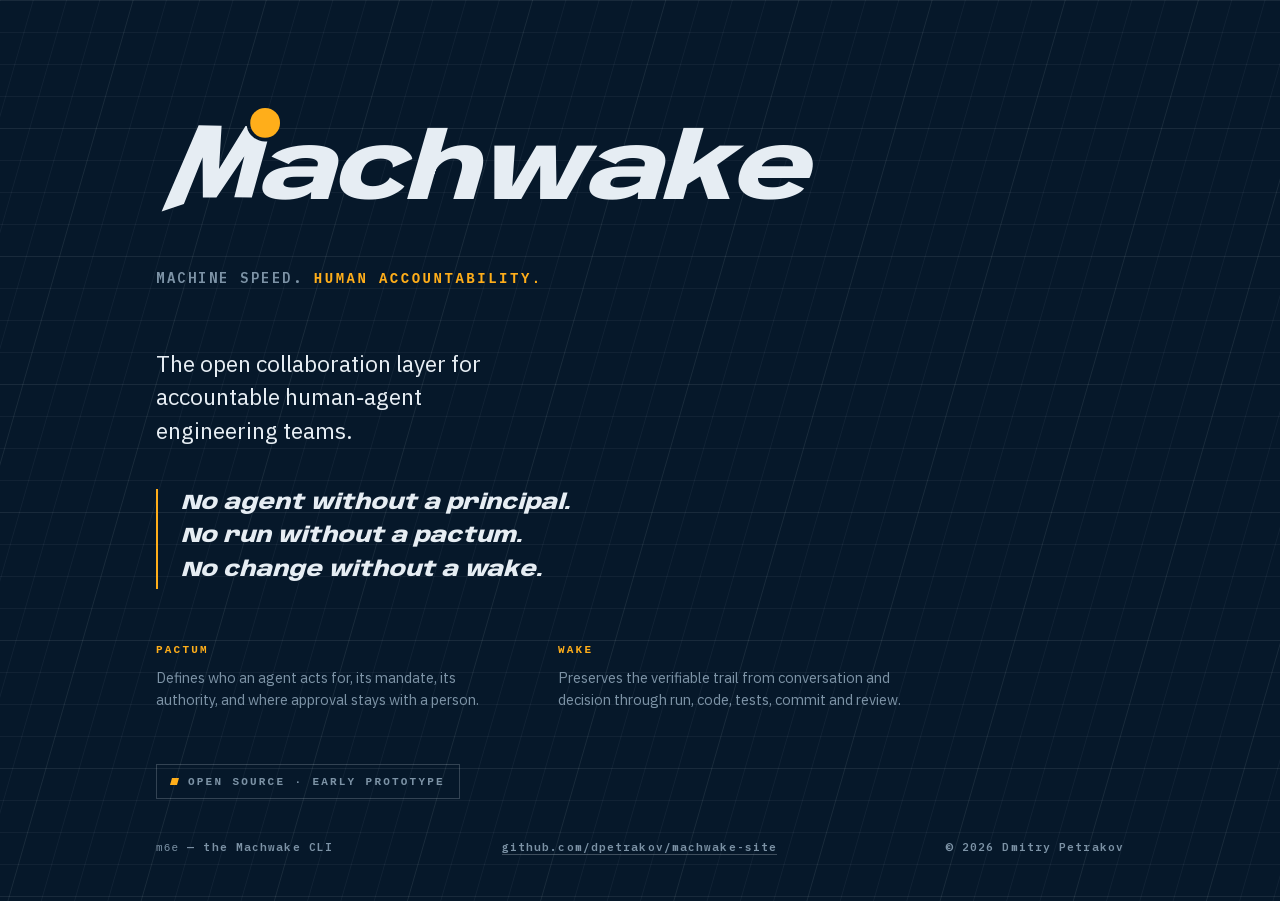
<file: index.html>
<!doctype html>
<html lang="en">
<head>
<meta charset="utf-8">
<meta name="viewport" content="width=device-width, initial-scale=1">

<title>Machwake — Machine speed. Human accountability.</title>
<meta name="description" content="An open collaboration layer for engineering teams where humans and coding agents work as first-class participants — without giving up ownership, provenance, or native agent capabilities.">

<link rel="icon" href="assets/icons/favicon.ico" sizes="48x48">
<link rel="icon" href="assets/icons/favicon.svg" type="image/svg+xml">
<link rel="apple-touch-icon" href="assets/icons/apple-touch-icon.png">
<link rel="manifest" href="assets/icons/site.webmanifest">
<meta name="theme-color" content="#06182A">

<meta name="robots" content="index, follow, max-image-preview:large, max-snippet:-1">

<!-- The wordlock is the largest paint on the page; the two families it needs
     are fetched before the stylesheet asks for them. -->
<link rel="preload" href="assets/fonts/anybody-var-latin.woff2" as="font" type="font/woff2" crossorigin>
<link rel="preload" href="assets/fonts/plex-sans-var-latin.woff2" as="font" type="font/woff2" crossorigin>

<meta property="og:type" content="website">
<meta property="og:site_name" content="Machwake">
<meta property="og:locale" content="en">
<meta property="og:url" content="https://m6e.org/">
<meta property="og:title" content="Machwake — Machine speed. Human accountability.">
<meta property="og:description" content="The open collaboration layer for accountable human-agent engineering teams.">
<meta property="og:image" content="https://m6e.org/assets/og.png">
<meta property="og:image:width" content="1200">
<meta property="og:image:height" content="630">
<meta property="og:image:alt" content="Machwake — machine speed, human accountability.">
<meta name="twitter:card" content="summary_large_image">
<meta name="twitter:title" content="Machwake — Machine speed. Human accountability.">
<meta name="twitter:description" content="The open collaboration layer for accountable human-agent engineering teams.">
<meta name="twitter:image" content="https://m6e.org/assets/og.png">
<meta name="twitter:image:alt" content="Machwake — machine speed, human accountability.">

<!-- Stated once, in a form a machine can read without inferring it. Nothing
     here claims more than the page does: no release, no availability, no
     ratings. -->
<script type="application/ld+json">
{
  "@context": "https://schema.org",
  "@graph": [
    {
      "@type": "WebSite",
      "@id": "https://m6e.org/#website",
      "url": "https://m6e.org/",
      "name": "Machwake",
      "description": "The open collaboration layer for accountable human-agent engineering teams.",
      "inLanguage": "en",
      "publisher": { "@id": "https://m6e.org/#author" }
    },
    {
      "@type": "Person",
      "@id": "https://m6e.org/#author",
      "name": "Dmitry Petrakov"
    },
    {
      "@type": "SoftwareApplication",
      "@id": "https://m6e.org/#machwake",
      "name": "Machwake",
      "alternateName": "m6e",
      "applicationCategory": "DeveloperApplication",
      "url": "https://m6e.org/",
      "author": { "@id": "https://m6e.org/#author" },
      "license": "https://www.apache.org/licenses/LICENSE-2.0",
      "description": "An open collaboration layer for engineering teams where humans and coding agents work as first-class participants, without giving up ownership, provenance, or native agent capabilities. Every agent acts for an accountable human under an explicit mandate, and every change keeps a verifiable trail from conversation and decision through run, code, tests, commit and review.",
      "slogan": "Machine speed. Human accountability."
    }
  ]
}
</script>

<link rel="canonical" href="https://m6e.org/">

<link rel="stylesheet" href="styles.css">
</head>
<body>

<!-- The test section. Draws under the type, never over it; removes itself
     entirely when the visitor asks for reduced motion. -->
<canvas id="tunnel" aria-hidden="true"></canvas>

<main>
  <h1 class="wordlock">
    <span class="wordlock__mark" aria-hidden="true">
      <svg viewBox="0 0 555 495" shape-rendering="geometricPrecision">
        <path fill="currentColor" d="M 475.03 168.05 A 79.50 79.50 0 0 1 387.25 102.00 L 382.00 102.00 L 269.00 286.00 L 280.00 101.00 L 182.00 99.00 L 24.00 467.00 L 119.00 435.00 L 199.00 236.00 L 200.00 408.00 L 258.00 408.00 L 377.00 231.00 L 334.00 407.00 L 409.00 408.00 Z"/>
        <circle class="node" cx="465.7" cy="89.1" r="63.55"/>
      </svg>
    </span><span class="wordlock__word"><span class="sr-only">M</span>achwake</span>
  </h1>

  <p class="tagline">Machine speed. <b>Human accountability.</b></p>

  <p class="category">The open collaboration layer for accountable
    human&#8209;agent engineering teams.</p>

  <div class="manifesto">
    <p>No agent without a principal.</p>
    <p>No run without a pactum.</p>
    <p>No change without a wake.</p>
  </div>

  <div class="objects">
    <section>
      <h2>Pactum</h2>
      <p>Defines who an agent acts for, its mandate, its authority, and where
        approval stays with a person.</p>
    </section>
    <section>
      <h2>Wake</h2>
      <p>Preserves the verifiable trail from conversation and decision through
        run, code, tests, commit and review.</p>
    </section>
  </div>

  <p class="status">Open source · Early prototype</p>
</main>

<footer>
  <span><code>m6e</code> — the Machwake CLI</span>
  <span><a href="https://github.com/dpetrakov/machwake-site">github.com/dpetrakov/machwake-site</a></span>
  <span>© 2026 Dmitry Petrakov</span>
</footer>

<script src="assets/tunnel.js" defer></script>

</body>
</html>
</file>
<file: styles.css>
/* Machwake — m6e.org
   One screen. No framework, no build step: the right tool for the size of
   the job is itself part of what this page says. */

@font-face{font-family:Anybody;src:url(assets/fonts/anybody-var-latin.woff2)format('woff2');font-weight:100 900;font-display:swap}
@font-face{font-family:'Plex Sans';src:url(assets/fonts/plex-sans-var-latin.woff2)format('woff2');font-weight:400 700;font-display:swap}
@font-face{font-family:'Plex Mono';src:url(assets/fonts/plex-mono-400-latin.woff2)format('woff2');font-weight:400;font-display:swap}
@font-face{font-family:'Plex Mono';src:url(assets/fonts/plex-mono-600-latin.woff2)format('woff2');font-weight:600;font-display:swap}

:root{
  /* The machine is cold. The human is warm. Nothing else is warm. */
  --tunnel:#06182A;
  --chalk:#E6EDF3;
  --chalk-dim:#7D93A6;
  --sodium:#FFAE1A;
  --edge:rgba(230,237,243,.045);
  --edge-major:rgba(230,237,243,.085);
  --shear:-16deg;

  --f-display:Anybody,system-ui,sans-serif;
  --f-body:'Plex Sans',system-ui,sans-serif;
  --f-mono:'Plex Mono',ui-monospace,monospace;
}

*{box-sizing:border-box}

/* The mark is the letter M, so the M is never typed — which would leave the
   page's only h1 reading "achwake" to anything that parses text rather than
   looks at it. This supplies the letter to parsers and screen readers without
   putting it on screen twice. */
.sr-only{
  position:absolute;width:1px;height:1px;
  padding:0;margin:-1px;overflow:hidden;
  clip-path:inset(50%);white-space:nowrap;border:0;
}

body{
  margin:0;
  min-height:100vh;
  display:flex;
  flex-direction:column;
  background-color:var(--tunnel);
  /* A drafting lattice raked to the mark's own 16°. The shear is what keeps
     this off the right angle that terminal aesthetics live on. */
  background-image:
    repeating-linear-gradient(74deg,var(--edge-major) 0 1px,transparent 1px 128px),
    repeating-linear-gradient(0deg, var(--edge-major) 0 1px,transparent 1px 128px),
    repeating-linear-gradient(74deg,var(--edge) 0 1px,transparent 1px 32px),
    repeating-linear-gradient(0deg, var(--edge) 0 1px,transparent 1px 32px);
  color:var(--chalk);
  font:400 16px/1.6 var(--f-body);
  -webkit-font-smoothing:antialiased;
}

/* The test section sits between the lattice and the type. It is positioned in
   document space, not the viewport, so it scrolls with the page — and once its
   script takes over it draws the lattice itself and switches the gradients
   above off, so that stamped nodes can land on real crossings. */
#tunnel{position:absolute;top:0;left:0;width:100%;z-index:0;pointer-events:none}
.tunnel-on body{background-image:none}
main,footer{position:relative;z-index:1}

main{
  flex:1;
  width:100%;
  max-width:1080px;
  margin:0 auto;
  padding:clamp(40px,9vh,96px) clamp(20px,5vw,56px) 40px;
  display:flex;
  flex-direction:column;
  justify-content:center;
}

/* ── wordlock ────────────────────────────────────────────────────────────
   The mark is not beside the name — it IS the name's M, and only "achwake"
   is typed. Every number here is measured; see the brand book before
   changing one. */
.wordlock{display:flex;align-items:baseline;--h:clamp(56px,11vw,116px)}
.wordlock__mark{
  flex:0 0 auto;
  width:calc(var(--h) * 1.1212);
  height:var(--h);
  margin-bottom:calc(var(--h) * -.1758);
  margin-right:calc(var(--h) * -.320);
  color:var(--chalk);
}
.wordlock__mark svg{display:block;width:100%;height:100%}
.wordlock__mark .node{fill:var(--sodium)}
.wordlock__word{
  font-family:var(--f-display);
  font-weight:800;
  font-variation-settings:'wdth' 125;
  font-size:calc(var(--h) / 1.28);
  letter-spacing:-.02em;
  line-height:1;
  display:inline-block;
  transform:skewX(var(--shear));
  transform-origin:0 100%;
  position:relative;
  bottom:calc(var(--h) * .17);
}

.tagline{
  font-family:var(--f-mono);
  font-size:clamp(11px,1.5vw,14px);
  font-weight:500;
  letter-spacing:.18em;
  text-transform:uppercase;
  color:var(--chalk-dim);
  margin-top:6px;
}
.tagline b{color:var(--sodium);font-weight:700}

.category{
  font-size:clamp(17px,2.4vw,23px);
  line-height:1.45;
  max-width:24ch;
  margin:clamp(26px,5vh,44px) 0 0;
}

/* ── manifesto ───────────────────────────────────────────────────────────
   The product's invariant, verbatim. Not a feature list. */
.manifesto{
  margin:clamp(26px,5vh,42px) 0 0;
  padding-left:20px;
  border-left:2px solid var(--sodium);
}
.manifesto p{
  margin:0 0 4px;
  font-family:var(--f-display);
  font-weight:800;
  font-variation-settings:'wdth' 112;
  font-size:clamp(15px,2vw,21px);
  line-height:1.4;
  display:block;
  transform:skewX(var(--shear));
  transform-origin:0 100%;
}

/* ── the two objects ─────────────────────────────────────────────────────
   Enough to make the manifesto readable, and nothing more. */
.objects{
  display:grid;
  grid-template-columns:repeat(2,minmax(0,1fr));
  gap:clamp(20px,4vw,44px);
  margin:clamp(30px,6vh,52px) 0 0;
  max-width:760px;
}
.objects h2{
  font-family:var(--f-mono);
  font-size:11px;
  font-weight:600;
  letter-spacing:.2em;
  text-transform:uppercase;
  color:var(--sodium);
  margin:0 0 8px;
}
.objects p{margin:0;font-size:14.5px;line-height:1.55;color:var(--chalk-dim)}

/* ── status ──────────────────────────────────────────────────────────────
   Said once, plainly. No "coming soon": an apologetic badge is the same
   weakness in different clothes. */
.status{
  margin:clamp(30px,6vh,52px) 0 0;
  font-family:var(--f-mono);
  font-size:11px;
  font-weight:600;
  letter-spacing:.2em;
  text-transform:uppercase;
  color:var(--chalk-dim);
  display:inline-flex;
  align-items:center;
  gap:10px;
  border:1px solid rgba(230,237,243,.2);
  padding:8px 14px;
  align-self:flex-start;
}
.status::before{
  content:"";
  width:7px;height:7px;
  background:var(--sodium);
  transform:skewX(var(--shear));
}

footer{
  width:100%;
  max-width:1080px;
  margin:0 auto;
  padding:0 clamp(20px,5vw,56px) clamp(28px,5vh,44px);
  display:flex;
  justify-content:space-between;
  align-items:baseline;
  gap:18px;
  flex-wrap:wrap;
  font-family:var(--f-mono);
  font-size:11px;
  letter-spacing:.1em;
  color:var(--chalk-dim);
}
footer a{color:var(--chalk-dim);text-decoration:none;border-bottom:1px solid rgba(230,237,243,.25)}
footer a:hover{color:var(--chalk);border-bottom-color:var(--chalk)}
footer a:focus-visible{outline:2px solid var(--sodium);outline-offset:3px}

@media (max-width:640px){
  .objects{grid-template-columns:1fr}
  .category{max-width:none}
  /* The repo URL is a single unbreakable mono token; left in a row it is the
     one thing on the page that can force a horizontal scrollbar. */
  footer{flex-direction:column;gap:10px}
  footer a{overflow-wrap:anywhere}
}
</file>
